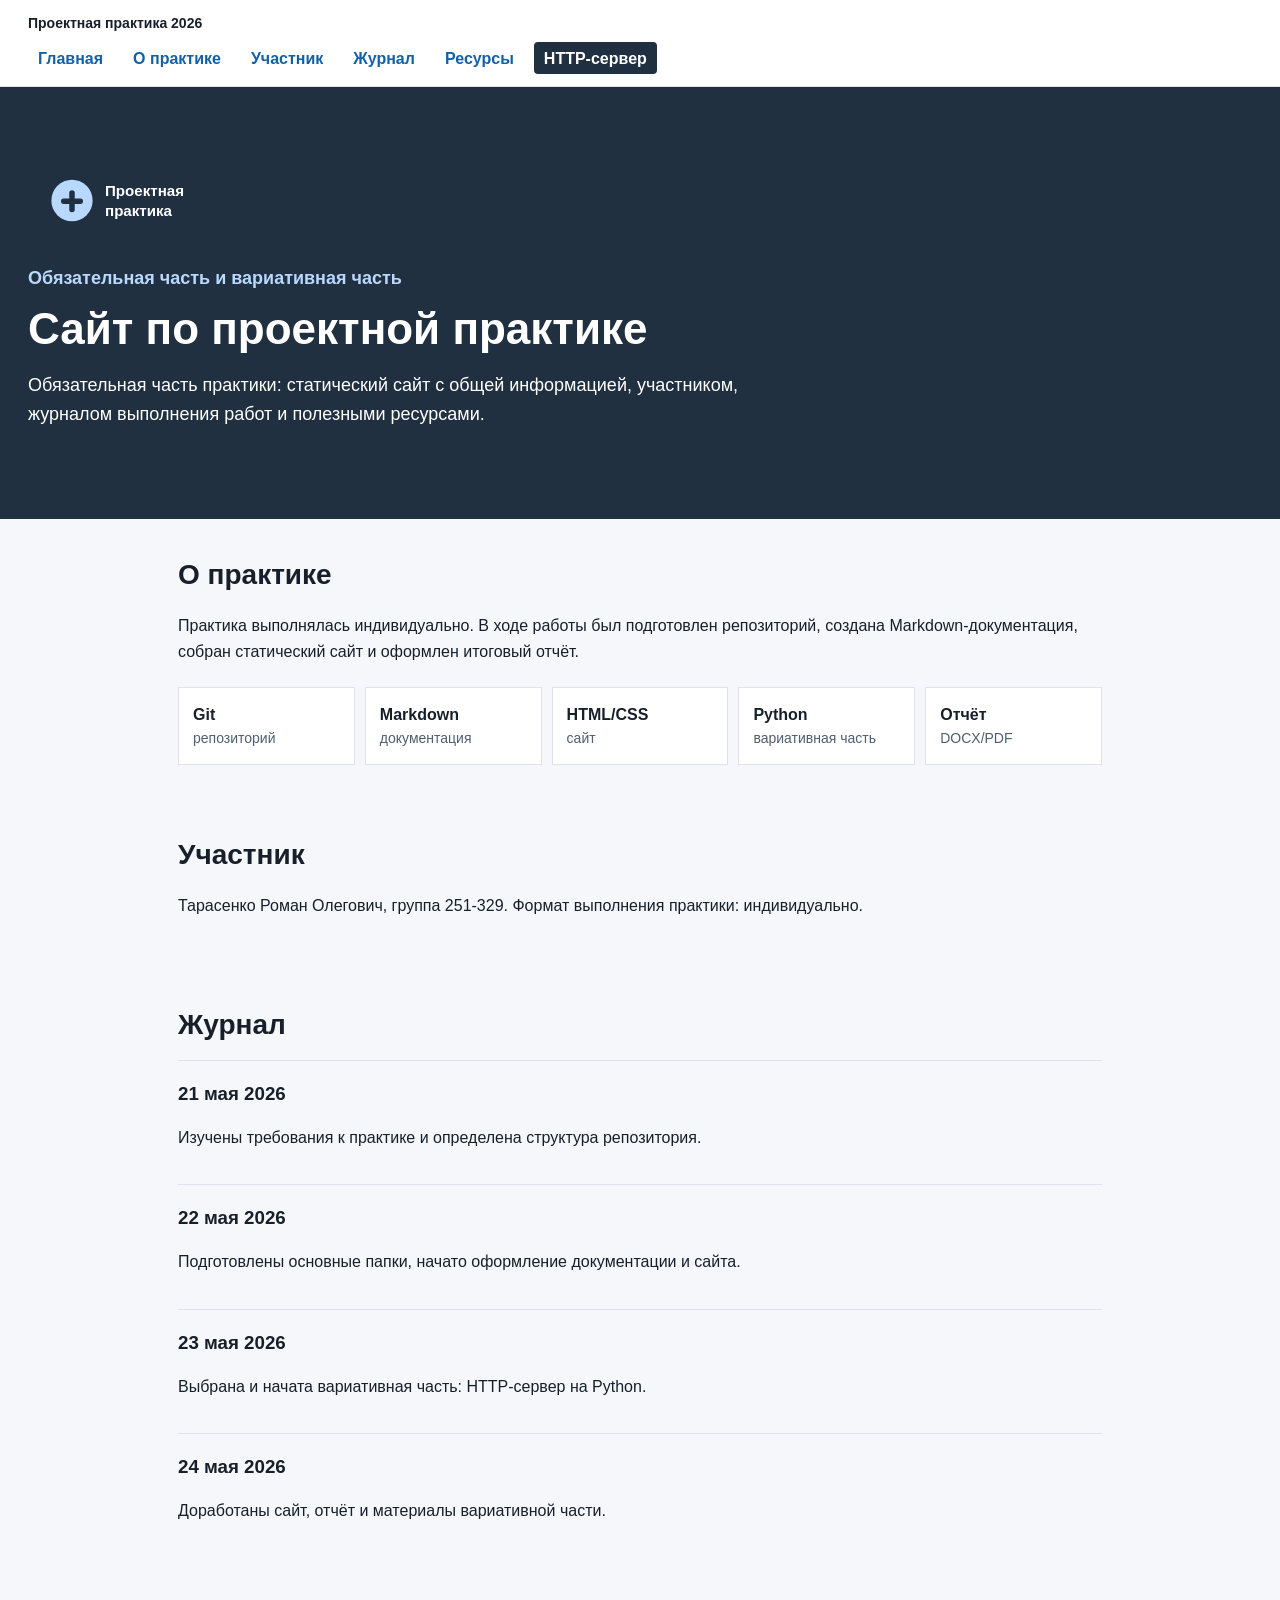
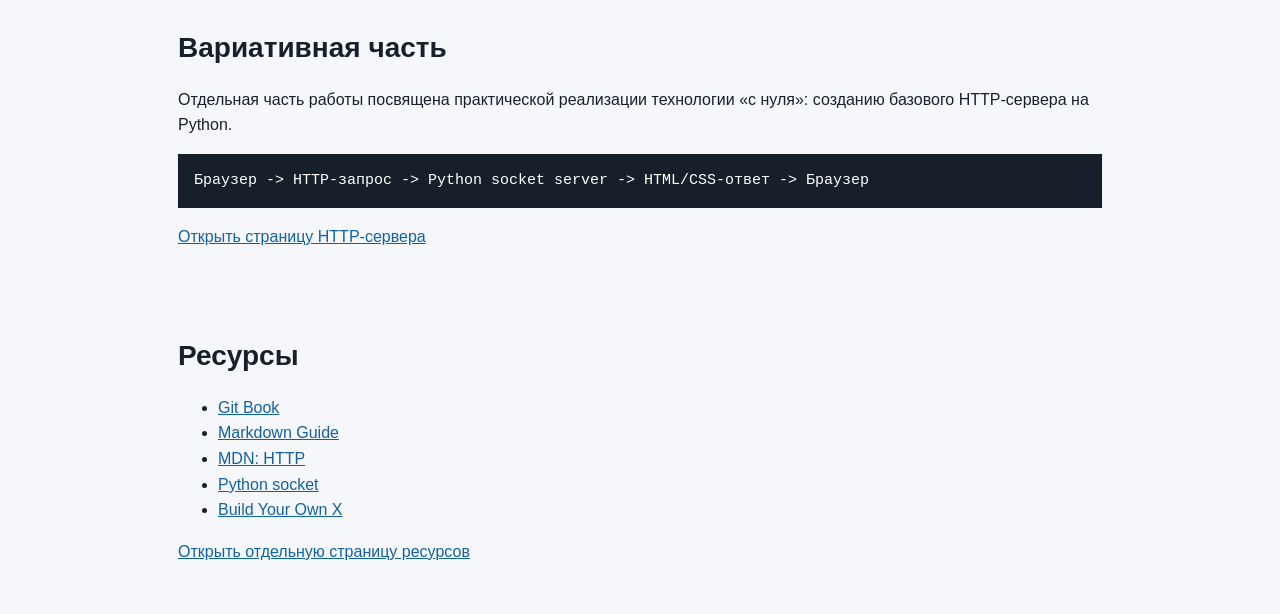
<file: site/index.html>
﻿<!doctype html>
<html lang="ru">
  <head>
    <meta charset="utf-8">
    <meta name="viewport" content="width=device-width, initial-scale=1">
    <title>Проектная практика 2026</title>
    <link rel="stylesheet" href="css/style.css">
  </head>
  <body>
    <header class="topbar">
      <div class="nav-title">Проектная практика 2026</div>
      <nav>
        <a href="index.html">Главная</a>
        <a href="about.html">О практике</a>
        <a href="members.html">Участник</a>
        <a href="journal.html">Журнал</a>
        <a href="resources.html">Ресурсы</a>
        <a class="nav-accent" href="variant.html">HTTP-сервер</a>
      </nav>
    </header>

    <main>
      <section class="hero">
        <img class="logo" src="images/logo.svg" alt="Проектная практика 2026">
        <p class="eyebrow">Обязательная часть и вариативная часть</p>
        <h1>Сайт по проектной практике</h1>
        <p>
          Обязательная часть практики: статический сайт с общей информацией,
          участником, журналом выполнения работ и полезными ресурсами.
        </p>
      </section>

      <section id="about" class="section">
        <h2>О практике</h2>
        <p>
          Практика выполнялась индивидуально. В ходе работы был подготовлен репозиторий,
          создана Markdown-документация, собран статический сайт и оформлен итоговый отчёт.
        </p>
        <div class="process" aria-label="Структура практики">
          <div>
            <strong>Git</strong>
            <span>репозиторий</span>
          </div>
          <div>
            <strong>Markdown</strong>
            <span>документация</span>
          </div>
          <div>
            <strong>HTML/CSS</strong>
            <span>сайт</span>
          </div>
          <div>
            <strong>Python</strong>
            <span>вариативная часть</span>
          </div>
          <div>
            <strong>Отчёт</strong>
            <span>DOCX/PDF</span>
          </div>
        </div>
      </section>

      <section id="members" class="section">
        <h2>Участник</h2>
        <p>
          Тарасенко Роман Олегович, группа 251-329. Формат выполнения практики:
          индивидуально.
        </p>
      </section>

      <section id="journal" class="section">
        <h2>Журнал</h2>
        <article>
          <h3>21 мая 2026</h3>
          <p>Изучены требования к практике и определена структура репозитория.</p>
        </article>
        <article>
          <h3>22 мая 2026</h3>
          <p>Подготовлены основные папки, начато оформление документации и сайта.</p>
        </article>
        <article>
          <h3>23 мая 2026</h3>
          <p>Выбрана и начата вариативная часть: HTTP-сервер на Python.</p>
        </article>
        <article>
          <h3>24 мая 2026</h3>
          <p>Доработаны сайт, отчёт и материалы вариативной части.</p>
        </article>
      </section>

      <section id="variation" class="section">
        <h2>Вариативная часть</h2>
        <p>
          Отдельная часть работы посвящена практической реализации технологии «с нуля»:
          созданию базового HTTP-сервера на Python.
        </p>
        <pre class="diagram">Браузер -> HTTP-запрос -> Python socket server -> HTML/CSS-ответ -> Браузер</pre>
        <p><a href="variant.html">Открыть страницу HTTP-сервера</a></p>
      </section>

      <section id="resources" class="section">
        <h2>Ресурсы</h2>
        <ul>
          <li><a href="https://git-scm.com/book/ru/v2">Git Book</a></li>
          <li><a href="https://www.markdownguide.org/">Markdown Guide</a></li>
          <li><a href="https://developer.mozilla.org/ru/docs/Web/HTTP">MDN: HTTP</a></li>
          <li><a href="https://docs.python.org/3/library/socket.html">Python socket</a></li>
          <li><a href="https://github.com/codecrafters-io/build-your-own-x">Build Your Own X</a></li>
        </ul>
        <p><a href="resources.html">Открыть отдельную страницу ресурсов</a></p>
      </section>
    </main>
  </body>
</html>
</file>
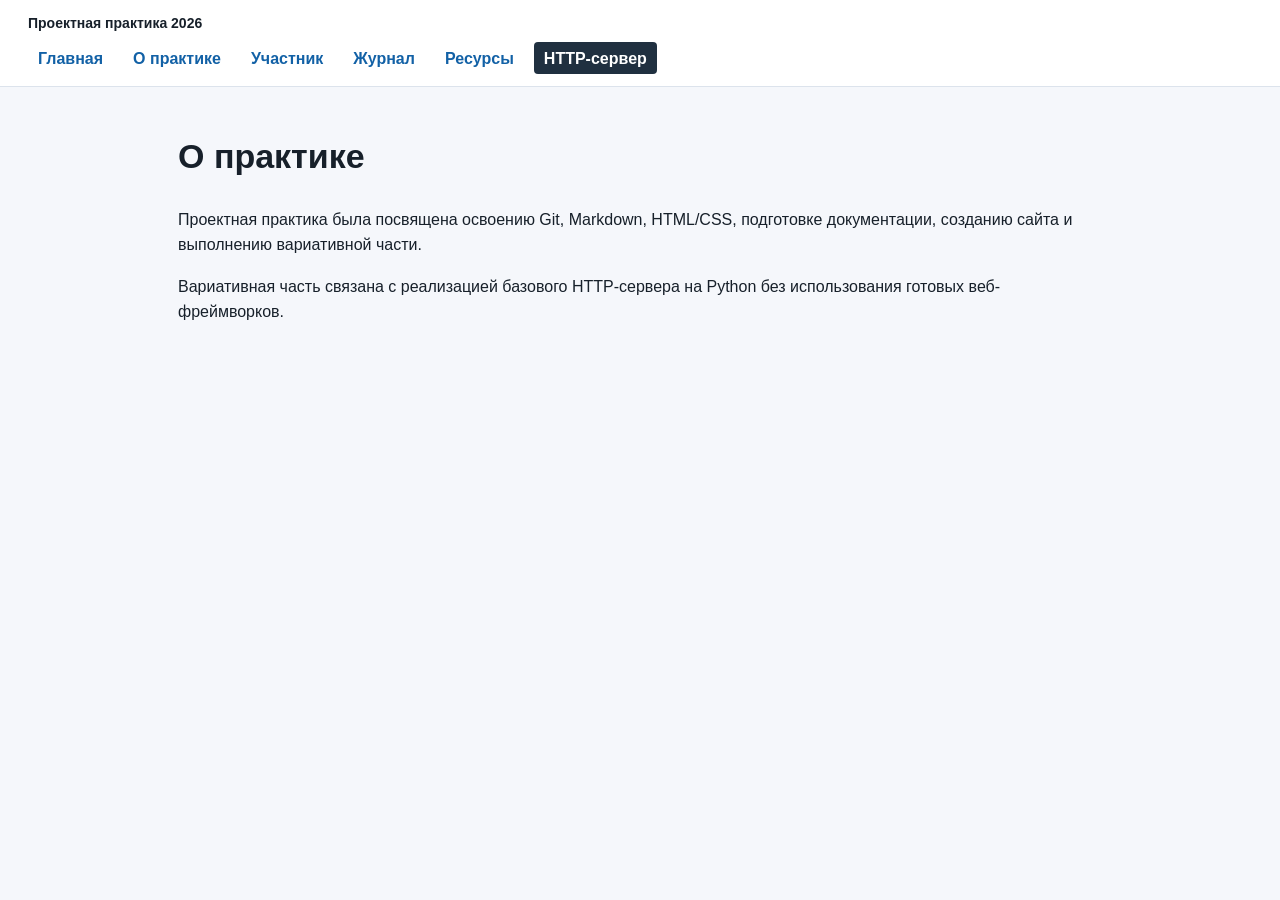
<file: site/about.html>
﻿<!doctype html>
<html lang="ru">
  <head>
    <meta charset="utf-8">
    <meta name="viewport" content="width=device-width, initial-scale=1">
    <title>О практике</title>
    <link rel="stylesheet" href="css/style.css">
  </head>
  <body>
    <header class="topbar">
      <div class="nav-title">Проектная практика 2026</div>
      <nav>
        <a href="index.html">Главная</a>
        <a href="about.html">О практике</a>
        <a href="members.html">Участник</a>
        <a href="journal.html">Журнал</a>
        <a href="resources.html">Ресурсы</a>
        <a class="nav-accent" href="variant.html">HTTP-сервер</a>
      </nav>
    </header>
    <main class="page">
      <h1>О практике</h1>
      <p>
        Проектная практика была посвящена освоению Git, Markdown, HTML/CSS,
        подготовке документации, созданию сайта и выполнению вариативной части.
      </p>
      <p>
        Вариативная часть связана с реализацией базового HTTP-сервера на Python
        без использования готовых веб-фреймворков.
      </p>
    </main>
  </body>
</html>
</file>
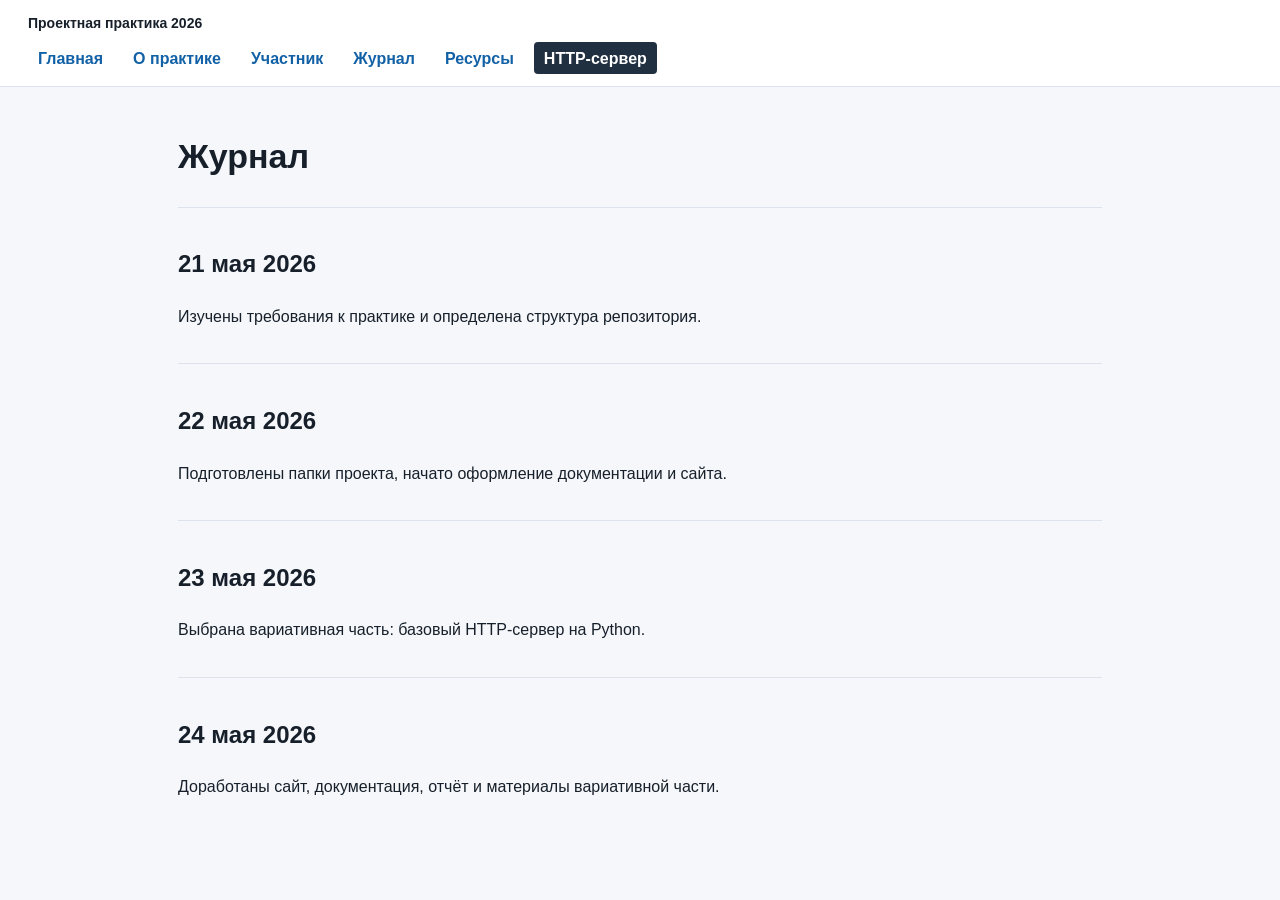
<file: site/journal.html>
﻿<!doctype html>
<html lang="ru">
  <head>
    <meta charset="utf-8">
    <meta name="viewport" content="width=device-width, initial-scale=1">
    <title>Журнал</title>
    <link rel="stylesheet" href="css/style.css">
  </head>
  <body>
    <header class="topbar">
      <div class="nav-title">Проектная практика 2026</div>
      <nav>
        <a href="index.html">Главная</a>
        <a href="about.html">О практике</a>
        <a href="members.html">Участник</a>
        <a href="journal.html">Журнал</a>
        <a href="resources.html">Ресурсы</a>
        <a class="nav-accent" href="variant.html">HTTP-сервер</a>
      </nav>
    </header>
    <main class="page">
      <h1>Журнал</h1>
      <article>
        <h2>21 мая 2026</h2>
        <p>Изучены требования к практике и определена структура репозитория.</p>
      </article>
      <article>
        <h2>22 мая 2026</h2>
        <p>Подготовлены папки проекта, начато оформление документации и сайта.</p>
      </article>
      <article>
        <h2>23 мая 2026</h2>
        <p>Выбрана вариативная часть: базовый HTTP-сервер на Python.</p>
      </article>
      <article>
        <h2>24 мая 2026</h2>
        <p>Доработаны сайт, документация, отчёт и материалы вариативной части.</p>
      </article>
    </main>
  </body>
</html>
</file>
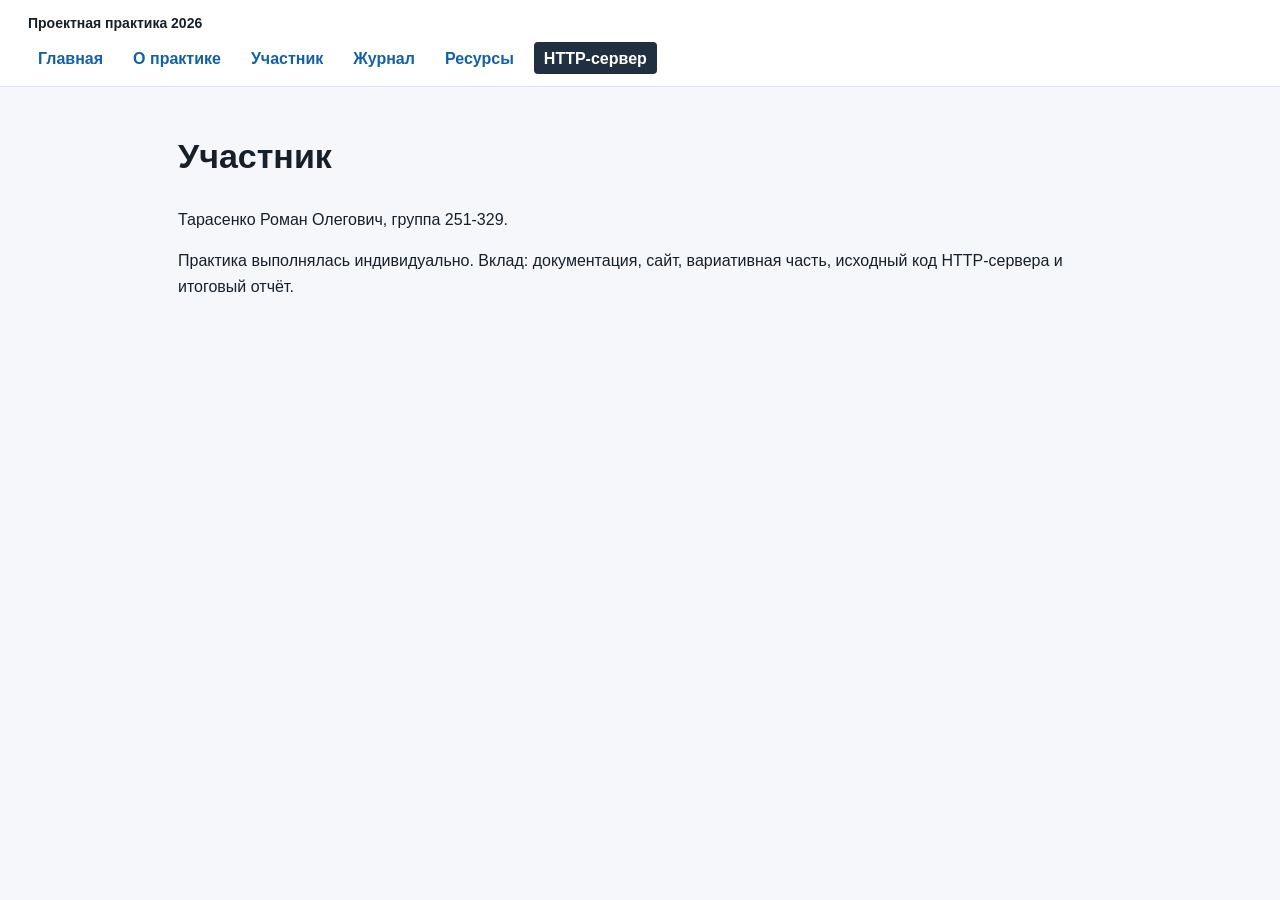
<file: site/members.html>
﻿<!doctype html>
<html lang="ru">
  <head>
    <meta charset="utf-8">
    <meta name="viewport" content="width=device-width, initial-scale=1">
    <title>Участник</title>
    <link rel="stylesheet" href="css/style.css">
  </head>
  <body>
    <header class="topbar">
      <div class="nav-title">Проектная практика 2026</div>
      <nav>
        <a href="index.html">Главная</a>
        <a href="about.html">О практике</a>
        <a href="members.html">Участник</a>
        <a href="journal.html">Журнал</a>
        <a href="resources.html">Ресурсы</a>
        <a class="nav-accent" href="variant.html">HTTP-сервер</a>
      </nav>
    </header>
    <main class="page">
      <h1>Участник</h1>
      <p>Тарасенко Роман Олегович, группа 251-329.</p>
      <p>
        Практика выполнялась индивидуально. Вклад: документация, сайт,
        вариативная часть, исходный код HTTP-сервера и итоговый отчёт.
      </p>
    </main>
  </body>
</html>
</file>
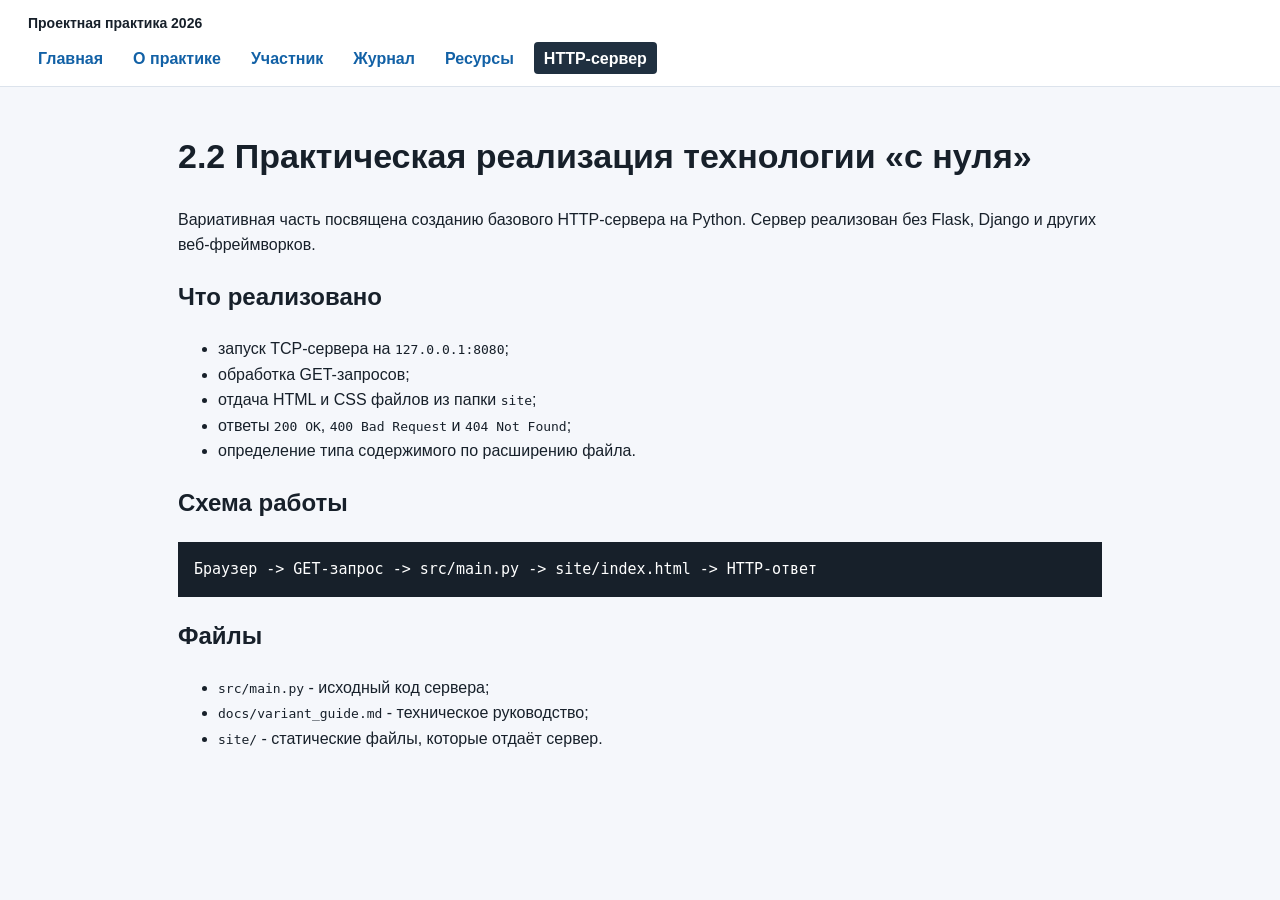
<file: site/variant.html>
﻿<!doctype html>
<html lang="ru">
  <head>
    <meta charset="utf-8">
    <meta name="viewport" content="width=device-width, initial-scale=1">
    <title>Вариативная часть 2.2</title>
    <link rel="stylesheet" href="css/style.css">
  </head>
  <body>
    <header class="topbar">
      <div class="nav-title">Проектная практика 2026</div>
      <nav>
        <a href="index.html">Главная</a>
        <a href="about.html">О практике</a>
        <a href="members.html">Участник</a>
        <a href="journal.html">Журнал</a>
        <a href="resources.html">Ресурсы</a>
        <a class="nav-accent" href="variant.html">HTTP-сервер</a>
      </nav>
    </header>
    <main class="page">
      <h1>2.2 Практическая реализация технологии «с нуля»</h1>
      <p>
        Вариативная часть посвящена созданию базового HTTP-сервера на Python.
        Сервер реализован без Flask, Django и других веб-фреймворков.
      </p>
      <h2>Что реализовано</h2>
      <ul>
        <li>запуск TCP-сервера на <code>127.0.0.1:8080</code>;</li>
        <li>обработка GET-запросов;</li>
        <li>отдача HTML и CSS файлов из папки <code>site</code>;</li>
        <li>ответы <code>200 OK</code>, <code>400 Bad Request</code> и <code>404 Not Found</code>;</li>
        <li>определение типа содержимого по расширению файла.</li>
      </ul>
      <h2>Схема работы</h2>
      <pre class="diagram">Браузер -> GET-запрос -> src/main.py -> site/index.html -> HTTP-ответ</pre>
      <h2>Файлы</h2>
      <ul>
        <li><code>src/main.py</code> - исходный код сервера;</li>
        <li><code>docs/variant_guide.md</code> - техническое руководство;</li>
        <li><code>site/</code> - статические файлы, которые отдаёт сервер.</li>
      </ul>
    </main>
  </body>
</html>
</file>
<file: site/css/style.css>
﻿* {
  box-sizing: border-box;
}

body {
  margin: 0;
  font-family: Arial, sans-serif;
  line-height: 1.6;
  color: #17202a;
  background: #f5f7fb;
}

a {
  color: #1261a6;
}

.topbar {
  position: sticky;
  top: 0;
  z-index: 10;
  background: #ffffff;
  border-bottom: 1px solid #dce3ec;
  padding: 12px 28px;
}

.nav-title {
  margin-bottom: 8px;
  color: #17202a;
  font-size: 14px;
  font-weight: 700;
}

.topbar nav {
  display: flex;
  gap: 10px;
  flex-wrap: wrap;
}

.topbar a {
  display: inline-flex;
  align-items: center;
  min-height: 32px;
  padding: 0 10px;
  border-radius: 4px;
  font-weight: 700;
  text-decoration: none;
}

.topbar a:hover {
  background: #eef4fb;
}

.nav-accent {
  background: #203040;
  color: #ffffff;
}

.nav-accent:hover {
  background: #2f4458;
}

.hero {
  padding: 72px 28px;
  background: #203040;
  color: #ffffff;
}

.logo {
  display: block;
  width: 220px;
  max-width: 100%;
  margin-bottom: 22px;
}

.hero h1 {
  max-width: 860px;
  margin: 0;
  font-size: 44px;
  line-height: 1.1;
}

.hero p {
  max-width: 760px;
  font-size: 18px;
}

.eyebrow {
  margin: 0 0 12px;
  color: #b9d8ff;
  font-weight: 700;
}

.section {
  max-width: 980px;
  margin: 0 auto;
  padding: 34px 28px;
}

.page {
  max-width: 980px;
  margin: 0 auto;
  padding: 42px 28px;
}

.page h1 {
  margin-top: 0;
  font-size: 34px;
}

.section h2 {
  margin: 0 0 12px;
  font-size: 28px;
}

article {
  padding: 18px 0;
  border-top: 1px solid #dce3ec;
}

article h3 {
  margin: 0 0 6px;
}

.process {
  display: grid;
  grid-template-columns: repeat(5, minmax(120px, 1fr));
  gap: 10px;
  margin-top: 22px;
}

.process div {
  background: #ffffff;
  border: 1px solid #dce3ec;
  padding: 14px;
}

.process strong,
.process span {
  display: block;
}

.process span {
  color: #4f5f70;
  font-size: 14px;
}

.diagram {
  overflow-x: auto;
  padding: 16px;
  background: #17202a;
  color: #ffffff;
  font: 15px/1.5 Consolas, monospace;
}

@media (max-width: 640px) {
  .hero h1 {
    font-size: 32px;
  }

  .hero {
    padding: 48px 20px;
  }

  .process {
    grid-template-columns: 1fr;
  }
}
</file>
